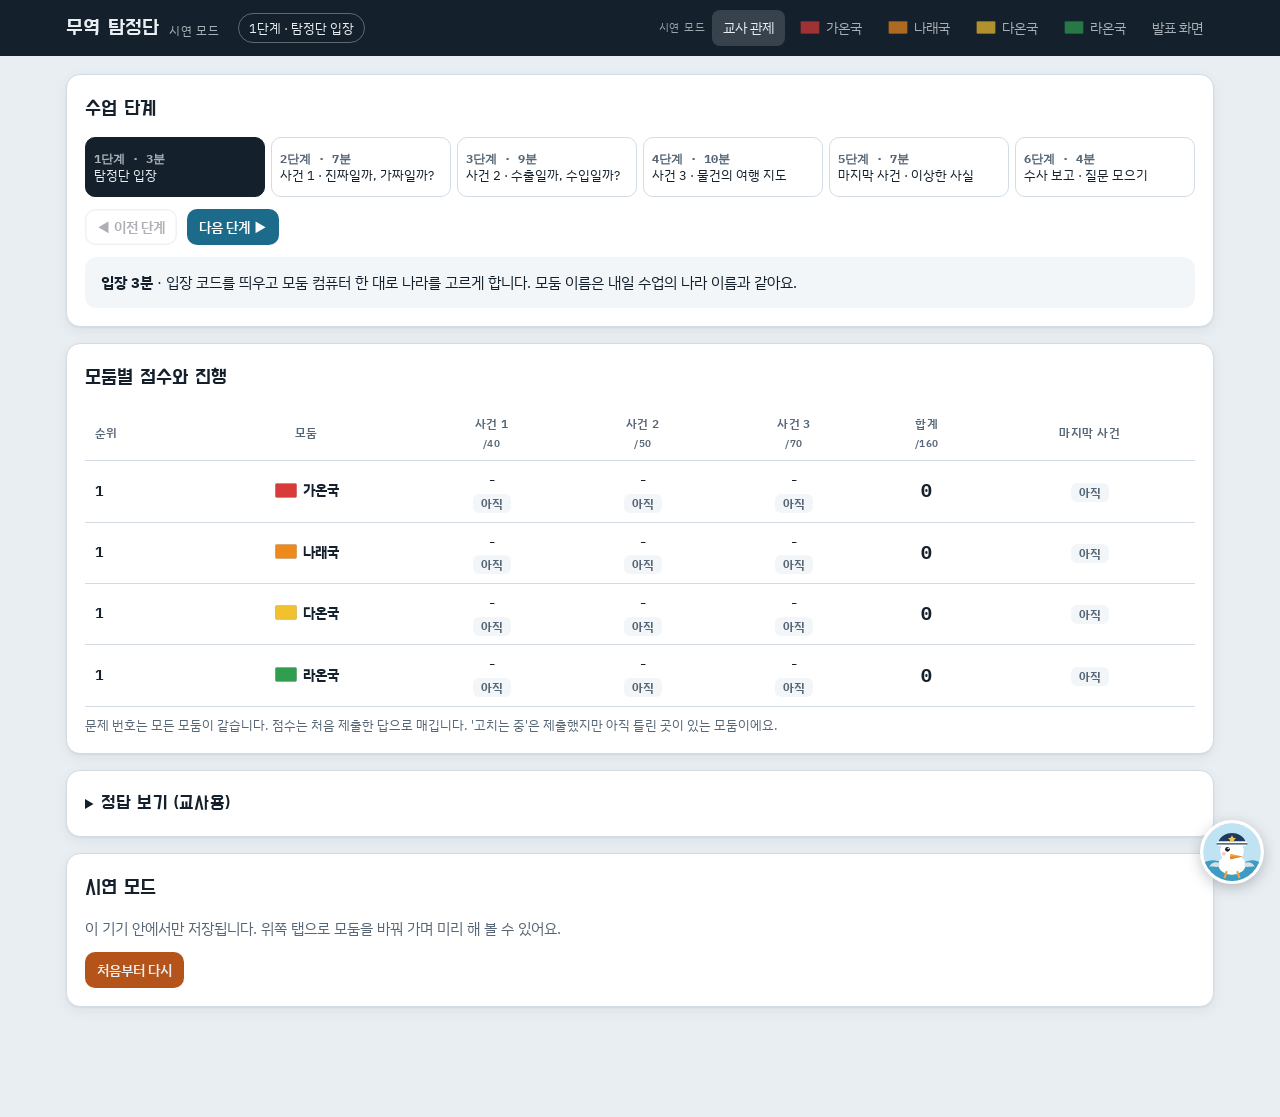
<file: demo.html>
<!doctype html>
<html lang="ko">
<head>
<meta charset="utf-8">
<meta name="viewport" content="width=device-width,initial-scale=1,viewport-fit=cover">
<title>무역 탐정단 · 시연 모드</title>
<link rel="preconnect" href="https://fonts.googleapis.com">
<link rel="stylesheet" href="https://fonts.googleapis.com/css2?family=Do+Hyeon&family=IBM+Plex+Sans+KR:wght@400;500;600;700&family=IBM+Plex+Mono:wght@500;600&display=swap">
<link rel="stylesheet" href="css/style.css">
</head>
<body>
<header class="top"><div class="top-in">
  <div class="brand"><h1>무역 탐정단</h1><small>시연 모드</small></div>
  <span class="stagechip" id="stagechip"></span>
  <nav class="views" id="views" aria-label="화면 전환"></nav>
</div></header>
<main id="main"></main>
<div id="modal-root"></div>
<div id="toast-root" aria-live="polite"></div>
<script src="js/logic.js"></script>
<script src="js/worldmap.js"></script>
<script src="js/ui.js"></script>
<script src="js/local-backend.js"></script>
<script>
  const backend = createLocalBackend((S, cfg, ex) => TradeUI.update(S, cfg, ex));
  const ids = TradeLogic.COUNTRIES.map(c => c.id);
  TradeUI.mount({ backend, mode: 'demo', tabs: ['teacher', ...ids, 'projector'] });
  backend.start();
</script>
</body>
</html>
</file>
<file: css/style.css>
/* Layout: 항해도 테이블 같은 차가운 회청색 바탕 위에, 나라 색은 깃발·테두리에만 쓰고 물품 색은 막대그래프에만 쓴다. */
:root{
  --bg:#e9eef2; --surface:#ffffff; --surface-2:#f3f6f8; --ink:#14202c; --muted:#566676; --line:#d3dce4;
  --accent:#1c6b8a; --accent-ink:#ffffff; --good:#1d8a4e; --good-bg:#e1f3e8; --warn:#b4541a; --warn-bg:#fbeadf;
  --rice:#c49a1c; --oil:#4b5b70; --car:#c2402f; --phone:#3f63d6;
  --apple:#d2443a; --fish:#3a86b8; --wood:#9a6a3a; --pot:#2f8f88;
  --mapsea:#8cc4dc; --mapland:#efe3bf; --mapedge:#b39f6a;
  --shadow:0 1px 2px rgba(20,32,44,.06),0 4px 14px rgba(20,32,44,.06);
  --f-display:"Do Hyeon","IBM Plex Sans KR","Apple SD Gothic Neo","Malgun Gothic",sans-serif;
  --f-body:"IBM Plex Sans KR","Apple SD Gothic Neo","Malgun Gothic",system-ui,sans-serif;
  --f-num:"IBM Plex Mono",ui-monospace,"SFMono-Regular",Menlo,monospace;
}
@media (prefers-color-scheme: dark){:root:not([data-theme="light"]){
  --bg:#0e151c; --surface:#16212b; --surface-2:#1c2935; --ink:#e3ebf1; --muted:#93a4b3; --line:#2a3a48;
  --accent:#5bb3d4; --accent-ink:#06202b; --good:#53c98a; --good-bg:#173527; --warn:#f0965c; --warn-bg:#3a2417;
  --rice:#e0b93c; --oil:#9fb0c6; --car:#ec6a57; --phone:#7b98f2; --apple:#ef6a5e; --fish:#6cb3e0; --wood:#c99a66; --pot:#5cc2b8; --mapsea:#1d4a63; --mapland:#4a5a48; --mapedge:#6f8268; --shadow:0 1px 2px rgba(0,0,0,.3);
  color-scheme:dark}}
:root[data-theme="dark"]{
  --bg:#0e151c; --surface:#16212b; --surface-2:#1c2935; --ink:#e3ebf1; --muted:#93a4b3; --line:#2a3a48;
  --accent:#5bb3d4; --accent-ink:#06202b; --good:#53c98a; --good-bg:#173527; --warn:#f0965c; --warn-bg:#3a2417;
  --rice:#e0b93c; --oil:#9fb0c6; --car:#ec6a57; --phone:#7b98f2; --apple:#ef6a5e; --fish:#6cb3e0; --wood:#c99a66; --pot:#5cc2b8; --mapsea:#1d4a63; --mapland:#4a5a48; --mapedge:#6f8268; --shadow:0 1px 2px rgba(0,0,0,.3);
  color-scheme:dark}

*{box-sizing:border-box}
html,body{background:var(--bg);color:var(--ink)}
body{font-family:var(--f-body);font-size:15px;line-height:1.55;-webkit-tap-highlight-color:transparent}
body::before{content:"";position:fixed;inset:0 0 auto;height:env(safe-area-inset-top,0px);z-index:10;background:var(--ink)}
button{font:inherit;color:inherit}
h1,h2,h3{font-family:var(--f-display);font-weight:400;margin:0;text-wrap:balance;letter-spacing:.01em}
.num{font-family:var(--f-num);font-variant-numeric:tabular-nums}
.muted{color:var(--muted)}

/* 상단 바 */
.top{position:sticky;top:env(safe-area-inset-top,0px);z-index:20;background:var(--ink);color:var(--bg)}
.top-in{max-width:1180px;margin:0 auto;padding-block:10px;padding-left:max(16px,env(safe-area-inset-left,0px));padding-right:max(16px,env(safe-area-inset-right,0px));display:flex;flex-wrap:wrap;gap:10px 18px;align-items:center}
.brand{display:flex;align-items:baseline;gap:10px;min-width:0}
.brand h1{font-size:22px}
.brand small{font-size:12px;opacity:.7;letter-spacing:.06em}
.stagechip{font-size:13px;padding:4px 10px;border-radius:999px;border:1px solid color-mix(in srgb,var(--bg) 35%,transparent);white-space:nowrap}
.views{display:flex;gap:4px;flex-wrap:wrap;margin-left:auto}
.views button{border:0;background:transparent;color:var(--bg);opacity:.7;padding:7px 11px;border-radius:8px;cursor:pointer;display:flex;gap:6px;align-items:center;font-size:14px}
.views button[aria-pressed="true"]{opacity:1;background:color-mix(in srgb,var(--bg) 16%,transparent)}
.views button:focus-visible{outline:2px solid var(--bg);outline-offset:1px}
.demo-tag{font-size:11px;letter-spacing:.08em;opacity:.65;align-self:center;margin-right:2px}

main{max-width:1180px;margin:0 auto;padding-block:18px 60px;padding-left:max(16px,env(safe-area-inset-left,0px));padding-right:max(16px,env(safe-area-inset-right,0px));display:grid;gap:16px}

/* 공통 블록 */
.panel{background:var(--surface);border:1px solid var(--line);border-radius:14px;padding:18px;box-shadow:var(--shadow);min-width:0}
.panel>h2{font-size:21px;margin-bottom:12px;display:flex;gap:10px;align-items:center;flex-wrap:wrap}
.panel h3{font-size:17px;margin-bottom:8px}
.label{font-size:12px;letter-spacing:.06em;color:var(--muted);font-weight:600}
.grid2{display:grid;grid-template-columns:repeat(auto-fit,minmax(min(100%,420px),1fr));gap:16px}
.row{display:flex;gap:10px;align-items:center;flex-wrap:wrap}

/* 나라 머리 */
.nation{display:flex;gap:16px;align-items:center;border-left:6px solid var(--nc);padding-left:16px}
.nation .flag{flex:none;border-radius:4px;box-shadow:0 0 0 1px var(--line)}
.nation h2{font-size:30px;margin:0}
.guide{margin-top:4px;font-size:16px}
.stage-strip{display:flex;gap:6px;margin-top:10px;flex-wrap:wrap}
.stage-strip span{font-size:12px;padding:2px 8px;border-radius:6px;background:var(--surface-2);color:var(--muted)}
.stage-strip span.on{background:var(--ink);color:var(--bg)}
.stage-strip span.done{color:var(--ink)}

/* 생산 조건 */
.conds{display:grid;grid-template-columns:repeat(auto-fit,minmax(min(100%,200px),1fr));gap:10px}
.cond{display:flex;gap:10px;align-items:center;padding:10px 12px;border-radius:10px;background:var(--surface-2)}
.cond svg{flex:none;color:var(--ink)}
.cond b{display:block;font-size:15px}
.dots{display:flex;gap:3px;margin-top:3px}
.dots i{width:14px;height:8px;border-radius:2px;background:var(--line)}
.dots i.f{background:var(--ink)}
.cond .lv{margin-left:auto;font-size:20px}

/* 표 */
.tablewrap{overflow-x:auto}
table{border-collapse:collapse;width:100%;font-size:14px}
th,td{padding:8px 10px;border-bottom:1px solid var(--line);text-align:right;white-space:nowrap}
th:first-child,td:first-child{text-align:left}
thead th{font-size:12px;color:var(--muted);font-weight:600;letter-spacing:.04em}
tr.me td{background:color-mix(in srgb,var(--nc) 10%,transparent);font-weight:600}
.itemhead{display:inline-flex;gap:6px;align-items:center}
.lvl{display:inline-flex;gap:3px;vertical-align:middle}.lvl i{width:16px;height:10px;border-radius:2px;background:var(--line);display:block}.lvl i.f{background:var(--ink)}
.qs{margin:0;padding-left:1.4em;display:grid;gap:8px;font-size:17px;font-weight:600}

/* 확보율 */
.gauge{display:flex;align-items:center;gap:18px;flex-wrap:wrap}
.gauge .big{font-family:var(--f-display);font-size:54px;line-height:1}
.gauge .big small{font-size:24px}
.pips{display:flex;gap:6px}
.pips i{width:26px;height:26px;border-radius:7px;border:2px solid var(--ink);display:block}
.pips i.left{background:var(--ink)}
.bar{position:relative;height:14px;border-radius:7px;background:var(--surface-2);overflow:hidden;box-shadow:inset 0 0 0 1px var(--line)}
.bar>i{position:absolute;inset:0 auto 0 0;border-radius:7px;background:var(--c,var(--accent));transition:width .35s ease-out;display:block}
.bar.full>i{background:var(--good)}
.bar.tall{height:20px;border-radius:10px}

/* 물품 카드 */
.items{display:grid;grid-template-columns:repeat(4,minmax(0,1fr));gap:12px}
@media (max-width:980px){.items{grid-template-columns:repeat(2,minmax(0,1fr))}}
@media (max-width:460px){.items{grid-template-columns:1fr}}
.item{position:relative;border:1px solid var(--line);border-radius:12px;padding:14px;display:grid;gap:10px;background:var(--surface)}
.item .top-row{display:flex;gap:12px;align-items:center}
.item .nm{font-family:var(--f-display);font-size:22px;line-height:1.1}
.item .per{font-size:13px;color:var(--muted)}
.item .stock{display:flex;justify-content:space-between;align-items:baseline;gap:8px;font-size:14px}
.item .stock b{font-size:22px}
.spare{font-size:13px;padding:2px 8px;border-radius:6px;background:var(--good-bg);color:var(--good);justify-self:start}
.btn{border:0;border-radius:10px;padding:12px 16px;font-weight:600;cursor:pointer;background:var(--ink);color:var(--bg);min-height:48px;font-size:16px;touch-action:manipulation}
.btn:hover{filter:brightness(1.12)}
.btn:focus-visible{outline:3px solid var(--accent);outline-offset:2px}
.btn:disabled{opacity:.35;cursor:not-allowed;filter:none}
.btn.ghost{background:transparent;color:var(--ink);box-shadow:inset 0 0 0 1.5px var(--line)}
.btn.small{min-height:36px;padding:6px 12px;font-size:14px}
.btn.accent{background:var(--accent);color:var(--accent-ink)}
.btn.good{background:var(--good);color:var(--bg)}
.btn.warn{background:var(--warn);color:var(--bg)}
.pop{position:absolute;right:14px;top:10px;font-family:var(--f-display);font-size:26px;color:var(--good);pointer-events:none;animation:pop .7s ease-out forwards}
@keyframes pop{from{opacity:1;transform:translateY(0)}to{opacity:0;transform:translateY(-26px)}}
.chips{display:flex;gap:6px;flex-wrap:wrap}
.chip{display:inline-flex;gap:5px;align-items:center;padding:4px 10px;border-radius:8px;background:var(--surface-2);font-size:14px}
.chip .n{font-family:var(--f-num);font-size:12px;color:var(--muted)}

/* 무역 */
.seg{display:flex;gap:6px;flex-wrap:wrap}
.seg button{border:1.5px solid var(--line);background:var(--surface);border-radius:10px;padding:8px 12px;min-height:46px;cursor:pointer;display:flex;gap:7px;align-items:center;font-size:15px}
.seg button[aria-pressed="true"]{border-color:var(--ink);box-shadow:inset 0 0 0 1.5px var(--ink);font-weight:700}
.seg button:focus-visible{outline:3px solid var(--accent);outline-offset:1px}
.stepper{display:flex;align-items:center;gap:6px}
.stepper button{width:46px;height:46px;border-radius:10px;border:1.5px solid var(--line);background:var(--surface);font-size:22px;cursor:pointer}
.stepper input{width:84px;height:46px;border-radius:10px;border:1.5px solid var(--line);background:var(--surface);color:var(--ink);text-align:center;font-family:var(--f-num);font-size:20px}
.dir{border-radius:12px;padding:14px;display:grid;gap:10px}
.dir.out{background:color-mix(in srgb,var(--warn) 9%,var(--surface))}
.dir.in{background:color-mix(in srgb,var(--good) 9%,var(--surface))}
.tag{font-size:12px;font-weight:700;padding:2px 8px;border-radius:6px;letter-spacing:.04em;white-space:nowrap}
.tag.ex{background:var(--warn-bg);color:var(--warn)}
.tag.im{background:var(--good-bg);color:var(--good)}
.tag.pend{background:var(--surface-2);color:var(--muted)}
.deal{border:1px solid var(--line);border-radius:12px;padding:12px;display:grid;gap:8px}
.deal .lines{display:grid;gap:4px}
.deal.incoming{border-color:var(--accent);box-shadow:inset 0 0 0 1px var(--accent)}
.summary{font-size:16px;padding:12px;border-radius:10px;background:var(--surface-2)}
.inv-mini{display:flex;gap:14px;flex-wrap:wrap;font-size:14px}

/* 탐구 기록 */
.q{display:grid;gap:6px}
.q label{font-weight:600}
textarea,input[type=text]{width:100%;border:1.5px solid var(--line);border-radius:10px;padding:10px 12px;background:var(--surface);color:var(--ink);font:inherit;font-size:16px}
textarea{min-height:64px;resize:vertical}
textarea:focus,input:focus{outline:2px solid var(--accent);outline-offset:0;border-color:transparent}
.saved{font-size:12px;color:var(--good);min-height:1em}
.callout{border-radius:12px;padding:14px 16px;background:var(--surface-2);font-size:15px}

/* 비교 */
.cmp{display:grid;gap:14px}
.cmp-row{display:grid;grid-template-columns:110px 1fr;gap:10px;align-items:center}
.cmp-row .bars{display:grid;gap:5px}
.cmp-row .b{display:grid;grid-template-columns:34px 1fr 64px;gap:8px;align-items:center;font-size:13px}
.big-cmp{display:flex;align-items:center;gap:18px;flex-wrap:wrap;font-family:var(--f-display)}
.big-cmp .v{font-size:44px;line-height:1}
.big-cmp .arrow{font-size:30px;color:var(--muted)}

/* 교사 */
.stepper-stages{display:grid;grid-template-columns:repeat(auto-fit,minmax(min(100%,128px),1fr));gap:6px}
.stepper-stages button{border:1.5px solid var(--line);background:var(--surface);border-radius:10px;padding:8px;text-align:left;cursor:pointer;min-height:60px;font-size:13px;line-height:1.3}
.stepper-stages button b{display:block;font-family:var(--f-num);font-size:12px;color:var(--muted)}
.stepper-stages button[aria-current="step"]{background:var(--ink);color:var(--bg);border-color:var(--ink)}
.stepper-stages button[aria-current="step"] b{color:var(--bg);opacity:.7}
.switch{display:inline-flex;gap:8px;align-items:center;cursor:pointer;padding:6px 10px;border-radius:10px;background:var(--surface-2);font-size:14px}
.switch input{width:20px;height:20px;accent-color:var(--accent)}
.nations{display:grid;grid-template-columns:repeat(auto-fit,minmax(min(100%,250px),1fr));gap:12px}
.ncard{border:1px solid var(--line);border-top:5px solid var(--nc);border-radius:12px;padding:12px;display:grid;gap:8px;background:var(--surface)}
.ncard .hd{display:flex;gap:8px;align-items:center;flex-wrap:wrap}
.ncard .hd h3{white-space:nowrap}
.ncard .hd h3{margin:0;font-size:20px}
.ncard .mini{display:grid;grid-template-columns:auto 1fr auto;gap:4px 8px;align-items:center;font-size:13px}
.spec{font-size:12px;padding:2px 7px;border-radius:6px;background:var(--surface-2);margin-left:auto}
.cfg-grid{display:grid;gap:10px}
.cfg-grid input[type=number]{width:62px;padding:6px;border:1.5px solid var(--line);border-radius:8px;background:var(--surface);color:var(--ink);font-family:var(--f-num)}
.cfg-grid input[type=text]{padding:6px 8px;font-size:14px}
.cfg-grid input[type=color]{width:40px;height:34px;border:0;background:none;padding:0}
.cfg-grid select{padding:6px;border-radius:8px;border:1.5px solid var(--line);background:var(--surface);color:var(--ink)}
.check{font-size:14px;display:grid;gap:4px}
.check .ok{color:var(--good);font-weight:600}
.check .no{color:var(--warn);font-weight:600}
details>summary{cursor:pointer;font-weight:600;list-style-position:inside}
details>summary h2{display:inline}

/* 발표 화면 */
.proj{display:grid;gap:18px}
.proj .hero{display:grid;gap:6px;padding:22px;border-radius:16px;background:var(--ink);color:var(--bg)}
.proj .hero h2{font-size:clamp(28px,4vw,44px)}
.proj .hero p{margin:0;font-size:clamp(17px,2vw,22px);opacity:.85}
.proj .together{display:flex;gap:20px;align-items:center;flex-wrap:wrap}
.proj .together .v{font-family:var(--f-display);font-size:clamp(48px,7vw,86px);line-height:1}
.proj .nations .ncard{font-size:15px}
.proj .ncard .mini{font-size:15px}

/* 모달·알림 */
.modal{position:fixed;inset:0;z-index:50;background:rgba(10,16,22,.5);display:grid;place-items:center;padding:16px}
.modal .box{background:var(--surface);color:var(--ink);border-radius:14px;padding:20px;max-width:440px;width:100%;display:grid;gap:12px;box-shadow:0 10px 40px rgba(0,0,0,.3)}
.toast{position:fixed;left:50%;bottom:calc(20px + env(safe-area-inset-bottom,0px));transform:translateX(-50%);z-index:60;background:var(--ink);color:var(--bg);padding:12px 18px;border-radius:12px;font-weight:600;max-width:calc(100% - 32px);box-shadow:0 6px 24px rgba(0,0,0,.25)}
.toast.warn{background:var(--warn)}
.flow svg{width:100%;height:auto;max-width:720px;display:block;margin:0 auto}
@media (max-width:560px){.nation h2{font-size:24px}.gauge .big{font-size:42px}.cmp-row{grid-template-columns:1fr}}
@media (prefers-reduced-motion:reduce){*{transition:none!important;animation:none!important}}

/* ---------- 실시간 버전 추가 요소 ---------- */
html,body{margin:0}
.hdr-extra{display:flex;gap:10px;align-items:center;margin-left:auto;font-size:14px;flex-wrap:wrap}
.views+.hdr-extra{margin-left:0}
.dot{width:9px;height:9px;border-radius:50%;display:inline-block;background:var(--good)}
.dot.off{background:var(--warn)}
.dot.idle{background:var(--line)}
.offline{background:var(--warn);color:var(--bg);text-align:center;padding:8px 16px;font-weight:600}
.gate{max-width:560px;margin:8vh auto 0;display:grid;gap:16px}
.gate .panel{display:grid;gap:14px}
.gate h2{font-size:28px}
.code-input{font-family:var(--f-num);font-size:34px;letter-spacing:.3em;text-transform:uppercase;text-align:center;padding:12px;width:100%;border:2px solid var(--line);border-radius:12px;background:var(--surface);color:var(--ink)}
.code-input:focus{outline:3px solid var(--accent);border-color:transparent}
.pick{display:grid;grid-template-columns:repeat(auto-fit,minmax(min(100%,200px),1fr));gap:10px}
.pick button{display:flex;gap:12px;align-items:center;padding:14px;border-radius:12px;border:2px solid var(--line);background:var(--surface);cursor:pointer;font-size:20px;font-family:var(--f-display);min-height:64px;text-align:left}
.pick button:not(:disabled):hover{border-color:var(--ink)}
.pick button:disabled{opacity:.45;cursor:not-allowed}
.pick button small{display:block;font-family:var(--f-body);font-size:13px;color:var(--muted)}
.bigcode{font-family:var(--f-num);font-size:clamp(34px,6vw,56px);letter-spacing:.18em;font-weight:600;line-height:1}
.seats{display:grid;gap:6px}
.seat{display:grid;grid-template-columns:auto 1fr auto;gap:10px;align-items:center;padding:8px 10px;border-radius:10px;background:var(--surface-2)}
.copyline{display:flex;gap:8px;align-items:center;flex-wrap:wrap}
.copyline code{font-family:var(--f-num);font-size:14px;background:var(--surface-2);padding:6px 10px;border-radius:8px;word-break:break-all}
.roomlist{display:grid;gap:8px}
.roomlist button{display:flex;justify-content:space-between;gap:10px;align-items:center;padding:12px 14px;border-radius:10px;border:1.5px solid var(--line);background:var(--surface);cursor:pointer;font-size:15px}
.roomlist button:hover{border-color:var(--ink)}
.checklist{display:grid;gap:6px;font-size:15px}
.checklist .ok{color:var(--good);font-weight:600}
.checklist .no{color:var(--warn);font-weight:600}

/* 무역의 바다 */
.sea{position:relative;width:100%;aspect-ratio:16/10;border-radius:14px;overflow:hidden;box-shadow:inset 0 0 0 2px color-mix(in srgb,var(--ink) 12%,transparent);user-select:none;-webkit-user-select:none;touch-action:none;background:#2f7ea6}
.sea-bg{position:absolute;inset:0;width:100%;height:100%;display:block}
.isle{position:absolute;transform:translate(-50%,-50%);background:color-mix(in srgb,#fffaf0 90%,transparent);color:#14202c;border:2px solid var(--nc);border-radius:10px;padding:5px 7px;font-size:12px;line-height:1.3;min-width:116px;box-shadow:0 2px 6px rgba(0,0,0,.18);pointer-events:none}
.isle.me{box-shadow:0 0 0 3px color-mix(in srgb,var(--nc) 35%,transparent),0 2px 6px rgba(0,0,0,.18)}
.isle-hd{display:flex;align-items:center;gap:5px;margin-bottom:3px;font-size:13px}
.isle-hd .me-tag{margin-left:auto;font-size:10px;font-weight:700;background:var(--nc);color:var(--nci,#fff);border-radius:4px;padding:0 5px}
.isle-inv{display:grid;gap:1px}
.isle-inv>span{display:flex;align-items:center;gap:4px;white-space:nowrap}
.isle-inv .num{font-weight:700}
.isle-inv small{color:#566676;font-size:10px}
.ship{position:absolute;width:6.4%;aspect-ratio:64/40;transform:translate(-50%,-50%);pointer-events:none;z-index:3;filter:drop-shadow(0 3px 2px rgba(0,0,0,.3))}
.ship .boat{width:100%;height:100%;animation:bob 2.4s ease-in-out infinite;transform-origin:50% 60%}
.ship.moving .boat{animation:none}
.ship::after{content:"";position:absolute;left:50%;top:100%;width:70%;height:14%;transform:translate(-50%,-30%);border-radius:50%;background:rgba(255,255,255,.35);z-index:-1}
@keyframes bob{0%,100%{translate:0 0}50%{translate:0 -6%}}
.sea-banner{position:absolute;left:50%;bottom:10px;transform:translateX(-50%);background:rgba(20,32,44,.82);color:#fff;padding:6px 14px;border-radius:999px;font-size:14px;white-space:nowrap;display:flex;align-items:center;gap:6px;z-index:4}
.sea-banner.arrive{background:var(--nc);color:var(--nci,#fff);box-shadow:0 0 0 3px rgba(255,255,255,.6);animation:pop .4s ease-out}
@keyframes pop{0%{transform:translateX(-50%) scale(.85)}100%{transform:translateX(-50%) scale(1)}}
.sea-ctrl{display:flex;gap:16px;align-items:center;margin-top:12px;flex-wrap:wrap}
.sea-ctrl p{flex:1;min-width:220px;font-size:14px}
.dpad{display:grid;grid-template-columns:repeat(3,56px);grid-template-rows:repeat(3,56px);gap:4px}
.dpad button{border:0;border-radius:12px;background:var(--ink);color:var(--bg);font-size:22px;cursor:pointer;touch-action:none;user-select:none;-webkit-user-select:none}
.dpad button:active{background:var(--accent)}
.dpad [data-dir=up]{grid-column:2;grid-row:1}.dpad [data-dir=left]{grid-column:1;grid-row:2}.dpad [data-dir=right]{grid-column:3;grid-row:2}.dpad [data-dir=down]{grid-column:2;grid-row:3}
.port{border-top:5px solid var(--nc)}
.port h2{display:flex;align-items:center;gap:8px}
.opts{display:grid;gap:8px;grid-template-columns:repeat(2,minmax(0,1fr))}
.opt{display:flex;gap:10px;align-items:center;text-align:left;border:1.5px solid var(--line);background:var(--surface);border-radius:10px;padding:8px 10px;cursor:pointer;min-height:52px}
.opt span{display:grid}.opt small{color:var(--muted);font-size:12px}
.opt.on{border-color:var(--accent);box-shadow:inset 0 0 0 1.5px var(--accent);background:color-mix(in srgb,var(--accent) 8%,var(--surface))}
.opt:disabled{opacity:.4;cursor:not-allowed}
.letter{background:color-mix(in srgb,#f6ecd2 70%,var(--surface));border:1px solid color-mix(in srgb,#b08a3a 40%,var(--line));border-radius:10px;padding:12px 14px;display:grid;gap:8px}
.letter p{margin:0;font-size:16px}
.letter.incoming{border-left:5px solid var(--nc)}
.badge{display:inline-grid;place-items:center;min-width:24px;height:24px;border-radius:999px;background:var(--warn);color:#fff;font-size:14px;padding:0 6px;vertical-align:middle}
@media (max-width:700px){.isle{min-width:0;font-size:10px;padding:3px 5px}.isle-hd{font-size:11px}.isle-inv small{display:none}.dpad{grid-template-columns:repeat(3,48px);grid-template-rows:repeat(3,48px)}}

/* ---------- 도우미 갈매기 (오른쪽 아래) ---------- */
.helper{position:fixed;right:calc(16px + env(safe-area-inset-right,0px));bottom:calc(16px + env(safe-area-inset-bottom,0px));z-index:55;display:flex;flex-direction:column;align-items:flex-end;gap:10px;pointer-events:none}
.helper>*{pointer-events:auto}
.helper-btn{width:64px;height:64px;padding:0;border:3px solid var(--surface);border-radius:50%;background:var(--surface);cursor:pointer;box-shadow:0 4px 14px rgba(20,32,44,.25);overflow:hidden;position:relative;transition:transform .15s ease-out}
.helper-btn:hover{transform:scale(1.06)}
.helper-btn:focus-visible{outline:3px solid var(--accent);outline-offset:2px}
.helper-btn svg{display:block}
.helper-btn.new::after{content:"";position:absolute;top:4px;right:4px;width:14px;height:14px;border-radius:50%;background:var(--warn);border:2px solid var(--surface)}
.helper-btn.new{animation:helper-nudge 1.6s ease-in-out 2}
@keyframes helper-nudge{0%,100%{transform:rotate(0)}15%{transform:rotate(-10deg)}30%{transform:rotate(8deg)}45%{transform:rotate(0)}}
.helper-bubble{position:relative;max-width:min(320px,calc(100vw - 32px));background:var(--surface);color:var(--ink);border:2px solid var(--ink);border-radius:16px;padding:12px 38px 12px 14px;box-shadow:0 8px 28px rgba(20,32,44,.22);animation:helper-pop .18s ease-out}
.helper-bubble::after{content:"";position:absolute;right:24px;bottom:-11px;width:18px;height:18px;background:var(--surface);border-right:2px solid var(--ink);border-bottom:2px solid var(--ink);transform:rotate(45deg)}
.helper-bubble p{margin:0;font-size:16px;line-height:1.5}
.helper-name{font-family:var(--f-display);font-size:15px;color:var(--accent);margin-bottom:2px}
.helper-x{position:absolute;top:6px;right:6px;width:30px;height:30px;border:0;border-radius:8px;background:transparent;font-size:20px;line-height:1;cursor:pointer;color:var(--muted)}
.helper-x:hover{background:var(--surface-2)}
@keyframes helper-pop{from{opacity:0;transform:translateY(6px) scale(.97)}to{opacity:1;transform:none}}
main{padding-bottom:110px}
@media (max-width:560px){.helper-btn{width:54px;height:54px}}

/* ---------- 연습 앱: 미션 · 퀴즈 ---------- */
.sr-only{position:absolute;width:1px;height:1px;overflow:hidden;clip:rect(0 0 0 0);white-space:nowrap}
.missions{border:2px solid var(--accent)}
.mcount{font-family:var(--f-num);font-size:16px;padding:2px 10px;border-radius:999px;background:var(--surface-2);color:var(--ink)}
.mlist{list-style:none;margin:0;padding:0;display:grid;gap:8px}
.mlist li{display:flex;gap:12px;align-items:center;padding:10px 12px;border-radius:10px;background:var(--surface-2);font-size:17px}
.mlist li.next{box-shadow:inset 0 0 0 2px var(--accent);background:var(--surface)}
.mlist li.done{color:var(--muted)}
.mlist li.done>span:nth-child(2){text-decoration:line-through;text-decoration-thickness:1.5px}
.mchk{flex:none;width:30px;height:30px;border-radius:8px;display:grid;place-items:center;border:2px solid var(--line);background:var(--surface);font-weight:700;font-family:var(--f-num)}
.mlist li.done .mchk{background:var(--good);border-color:var(--good);color:var(--bg)}
.mlist.big li{font-size:clamp(18px,2.2vw,24px)}
.mlist.big .mchk{width:38px;height:38px;background:var(--ink);color:var(--bg);border-color:var(--ink)}
.mdone{margin:12px 0 0;padding:12px;border-radius:10px;background:var(--good-bg);color:var(--good);font-weight:600}
.rules{margin:0;padding-left:1.2em;display:grid;gap:8px;font-size:17px}
.inv-row{display:grid;grid-template-columns:repeat(4,minmax(0,1fr));gap:10px}
.inv-cell{display:flex;gap:10px;align-items:center;padding:10px;border-radius:10px;background:var(--surface-2)}
@media (max-width:640px){.inv-row{grid-template-columns:repeat(2,minmax(0,1fr))}}
.visited{font-size:11px;font-weight:700;padding:1px 6px;border-radius:6px;background:var(--good);color:#fff;margin-left:4px}
.quiz{display:grid;gap:12px}
.qcard{border:1.5px solid var(--line);border-radius:12px;padding:14px;display:grid;gap:10px}
.qcard.right{border-color:var(--good);background:color-mix(in srgb,var(--good) 7%,var(--surface))}
.qcard.wrong{border-color:var(--warn);background:color-mix(in srgb,var(--warn) 6%,var(--surface))}
.qq{margin:0;font-size:18px;font-weight:600}
.qopts{display:flex;gap:8px;flex-wrap:wrap}
.qopt{min-height:52px;padding:10px 18px;border-radius:12px;border:2px solid var(--line);background:var(--surface);color:var(--ink);font:inherit;font-size:17px;cursor:pointer}
.qopt:not(:disabled):hover{border-color:var(--ink)}
.qopt:disabled{cursor:default}
.qopt.ans{border-color:var(--good);background:var(--good);color:var(--bg);font-weight:700}
.qopt.mine{border-color:var(--warn);color:var(--warn);text-decoration:line-through}
.qres{margin:0;font-weight:600}
.mgrid th,.mgrid td{text-align:center}
.mgrid th:first-child,.mgrid td:first-child{text-align:left}
.mgrid .cur{background:color-mix(in srgb,var(--accent) 10%,transparent)}
.mc{font-size:14px;color:var(--muted)}
.mc.full{color:var(--good);font-weight:700}
.mgrid .ok{color:var(--good);font-weight:700}
.mgrid .no{color:var(--warn);font-weight:700}
.proj .hero p{margin:0}

/* ---------- 무역 탐정단 ---------- */
.case-head .nation{align-items:flex-start}
.case-head h2{font-size:28px}
.scorechip{display:grid;justify-items:center;gap:0;padding:8px 14px;border-radius:12px;background:var(--surface-2);min-width:92px}
.scorechip b{font-size:30px;line-height:1.1}
.submitbar{display:flex;gap:12px;align-items:center;justify-content:space-between;flex-wrap:wrap;margin-top:16px;padding-top:14px;border-top:1px solid var(--line)}
.submitbar .btn{min-width:220px}
.result{padding:12px 14px;border-radius:10px;margin-bottom:14px;font-size:16px}
.result.done{background:var(--good-bg);color:var(--good)}
.result.fix{background:var(--warn-bg);color:var(--warn)}
.mk{font-style:normal;font-weight:800;font-size:20px;margin-left:auto}
.ok>.mk,.ok .mk{color:var(--good)}
.no>.mk,.no .mk{color:var(--warn)}
/* 사건 1 */
.terms{display:grid;grid-template-columns:repeat(3,minmax(0,1fr));gap:10px;margin-bottom:14px}
.term{display:grid;gap:4px;text-align:left;padding:12px 14px;border-radius:12px;border:2px solid var(--line);background:var(--surface);color:var(--ink);font:inherit;cursor:pointer;position:relative;min-height:96px;align-content:start}
.term b{font-family:var(--f-display);font-size:26px;font-weight:400}
.term span{font-size:14px;color:var(--muted)}
.term.on{border-color:var(--accent);box-shadow:0 0 0 3px color-mix(in srgb,var(--accent) 25%,transparent)}
.term.ok{border-color:var(--good)} .term.no{border-color:var(--warn);background:color-mix(in srgb,var(--warn) 7%,var(--surface))}
.term .mk{position:absolute;top:10px;right:12px}
.defs{display:grid;gap:8px}
.def{text-align:left;padding:14px 16px;border-radius:12px;border:2px dashed var(--line);background:var(--surface-2);color:var(--ink);font:inherit;font-size:17px;cursor:pointer;display:flex;gap:10px;align-items:center}
.def:not(:disabled):hover{border-color:var(--ink)}
.def.used{border-style:solid;border-color:var(--accent);background:var(--surface)}
.tagw{flex:none;font-weight:700;font-size:13px;padding:2px 8px;border-radius:6px;background:var(--accent);color:var(--accent-ink)}
@media (max-width:640px){.terms{grid-template-columns:1fr}}
/* 사건 2 */
.ccards{display:grid;grid-template-columns:repeat(2,minmax(0,1fr));gap:10px}
.ccard{border:2px solid var(--line);border-radius:12px;padding:12px;display:grid;gap:10px;background:var(--surface)}
.ccard.ok{border-color:var(--good)} .ccard.no{border-color:var(--warn);background:color-mix(in srgb,var(--warn) 7%,var(--surface))}
.ctop{display:flex;gap:10px;align-items:center}
.ctop p{margin:0;font-size:16px;flex:1}
.cno{font-size:13px;color:var(--muted);width:20px}
.choice{display:grid;grid-template-columns:1fr 1fr;gap:8px}
.choice.small{display:flex;flex-wrap:wrap}
.ch{min-height:48px;padding:8px 14px;border-radius:10px;border:2px solid var(--line);background:var(--surface);color:var(--ink);font:inherit;font-size:17px;font-weight:600;cursor:pointer}
.ch.ex.on{background:var(--warn);border-color:var(--warn);color:#fff}
.ch.im.on{background:var(--good);border-color:var(--good);color:#fff}
.ch:not(:disabled):hover{border-color:var(--ink)}
@media (max-width:700px){.ccards{grid-template-columns:1fr}}
/* 사건 3 */
.items4{display:grid;grid-template-columns:repeat(auto-fill,minmax(150px,1fr));gap:8px;margin-bottom:12px}
.it4{display:flex;gap:8px;align-items:center;text-align:left;padding:8px 10px;border-radius:10px;border:2px solid var(--line);background:var(--surface);color:var(--ink);font:inherit;cursor:pointer}
.it4 small{display:block;color:var(--muted);font-size:12px}
.it4.on{border-color:var(--accent);box-shadow:0 0 0 3px color-mix(in srgb,var(--accent) 25%,transparent)}
.it4.ok{border-color:var(--good)} .it4.no{border-color:var(--warn)}
.mapwrap{overflow-x:auto;border-radius:12px}
.worldmap{display:block;width:100%;min-width:620px;height:auto;border-radius:12px}
.worldmap .sea{fill:var(--mapsea)}
.worldmap .land{fill:var(--mapland);stroke:var(--mapedge);stroke-width:1}
.pin circle{fill:var(--ink);stroke:var(--surface);stroke-width:2.5}
.pin .hit{fill:transparent;stroke:none}
.pin text{font-size:17px;font-weight:700;fill:var(--ink);paint-order:stroke;stroke:var(--mapland);stroke-width:4px;font-family:var(--f-body)}
.pin[data-a]{cursor:pointer}
.pin[data-a]:hover circle:not(.hit),.pin.sel circle:not(.hit){fill:var(--accent);r:13}
.pin[data-a]:focus-visible{outline:none}
.pin[data-a]:focus-visible circle:not(.hit){stroke:var(--accent);stroke-width:5}
.pin.home circle{fill:#d33;stroke:#fff}
.arrow path{fill:none;stroke-width:4.5;stroke-linecap:round}
.arrow.ex path{stroke:var(--warn)} .arrow.im path{stroke:var(--good)} .arrow.nd path{stroke:var(--muted);stroke-dasharray:6 6}
.arrow:not(.on){opacity:.8}
.arrow.on path{stroke-width:6}
.mk-ex{fill:var(--warn)} .mk-im{fill:var(--good)}
.focus4{display:flex;gap:14px;align-items:flex-start;margin-top:12px;padding:14px;border-radius:12px;background:var(--surface-2)}
.hint{margin:4px 0;font-size:16px}
.warnline{margin:4px 0;color:var(--warn);font-weight:600}
.pickedp{padding:8px 12px;border-radius:10px;background:var(--surface);border:1.5px solid var(--line);min-height:48px;display:flex;align-items:center}
/* 마지막 사건 */
.facts{display:grid;grid-template-columns:repeat(3,minmax(0,1fr));gap:10px}
.fact{display:grid;gap:6px;justify-items:start;text-align:left;padding:14px;border-radius:12px;border:2px solid var(--line);background:var(--surface);color:var(--ink);font:inherit}
button.fact{cursor:pointer}
.fact b{font-family:var(--f-display);font-weight:400;font-size:21px}
.fact span{font-size:15px;line-height:1.5}
.fact.on{border-color:var(--accent);box-shadow:0 0 0 3px color-mix(in srgb,var(--accent) 25%,transparent)}
.facts.big .fact span{font-size:18px}
.qform{display:grid;gap:6px;margin-top:14px}
.qform label{font-weight:700;margin-top:6px}
@media (max-width:760px){.facts{grid-template-columns:1fr}}
/* 마무리·교사·발표 */
.hook{background:var(--ink);color:var(--bg);border-color:var(--ink)}
.hook h2{font-size:clamp(26px,4vw,42px);margin:4px 0 6px}
.hook p{margin:0;font-size:18px}
.hook .label{color:inherit;opacity:.7}
.final-score b{font-size:52px;font-family:var(--f-display);font-weight:400}
.perstage{display:grid;grid-template-columns:repeat(3,1fr);gap:8px;margin-top:10px}
.perstage>div{display:grid;padding:8px 10px;border-radius:10px;background:var(--surface-2)}
.perstage b{font-size:22px}
.qwall{display:grid;grid-template-columns:repeat(auto-fit,minmax(min(100%,260px),1fr));gap:10px}
.qnote{display:flex;gap:10px;align-items:flex-start;padding:12px;border-radius:12px;background:var(--surface-2);border-left:5px solid var(--nc,var(--accent))}
.qnote p{margin:4px 0 0}
.st{font-size:12px;font-weight:700;padding:1px 8px;border-radius:6px;white-space:nowrap}
.st.todo{background:var(--surface-2);color:var(--muted)} .st.fix{background:var(--warn-bg);color:var(--warn)} .st.done{background:var(--good-bg);color:var(--good)}
.anslist{margin:0 0 10px;padding-left:1.2em;display:grid;gap:4px;font-size:14px}
.caselist{margin:0;padding-left:1.4em;display:grid;gap:6px;font-size:17px}
.caselist.big{font-size:clamp(18px,2.2vw,24px)}
.board{display:grid;gap:10px}
.brow{display:grid;grid-template-columns:36px auto 90px 1fr 60px auto;gap:12px;align-items:center}
.brank{font-size:26px;font-weight:700;text-align:center}
.bname{font-family:var(--f-display);font-weight:400;font-size:24px}
.bbar{height:22px;border-radius:11px;background:var(--surface-2);overflow:hidden}
.bbar i{display:block;height:100%;background:var(--nc);border-radius:11px;transition:width .4s ease-out}
.bpts{font-size:26px;text-align:right}
@media (max-width:640px){.brow{grid-template-columns:28px auto 1fr 48px}.brow .bbar,.brow .st{display:none}}
.ch.o.on{background:var(--accent);border-color:var(--accent);color:var(--accent-ink)}
.ch.x.on{background:var(--ink);border-color:var(--ink);color:var(--bg)}
.stmt{font-size:17px!important;line-height:1.5}
</file>
